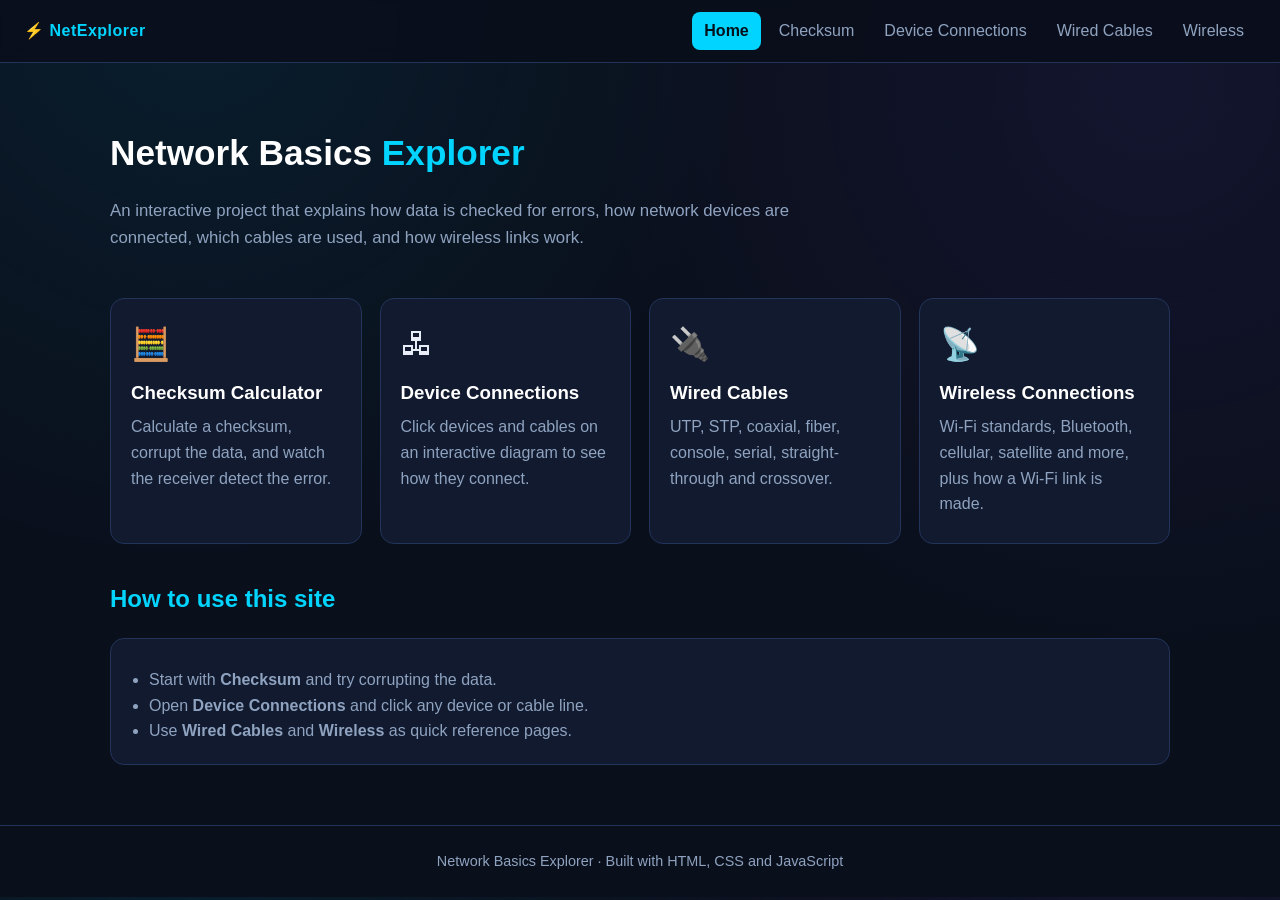
<file: index.html>
<!DOCTYPE html>
<html lang="en">
<head>
  <meta charset="UTF-8">
  <meta name="viewport" content="width=device-width, initial-scale=1">
  <title>Network Basics Explorer</title>
  <link rel="stylesheet" href="css/style.css">
</head>
<body>
  <nav>
    <span class="brand">⚡ NetExplorer</span>
    <a href="index.html" class="active">Home</a>
    <a href="checksum.html">Checksum</a>
    <a href="devices.html">Device Connections</a>
    <a href="cables.html">Wired Cables</a>
    <a href="wireless.html">Wireless</a>
  </nav>

  <main>
    <section class="hero">
      <h1>Network Basics <span>Explorer</span></h1>
      <p class="lead">
        An interactive project that explains how data is checked for errors, how network devices
        are connected, which cables are used, and how wireless links work.
      </p>
    </section>

    <div class="grid">
      <a class="card" href="checksum.html">
        <div class="icon">🧮</div>
        <h3>Checksum Calculator</h3>
        <p>Calculate a checksum, corrupt the data, and watch the receiver detect the error.</p>
      </a>
      <a class="card" href="devices.html">
        <div class="icon">🖧</div>
        <h3>Device Connections</h3>
        <p>Click devices and cables on an interactive diagram to see how they connect.</p>
      </a>
      <a class="card" href="cables.html">
        <div class="icon">🔌</div>
        <h3>Wired Cables</h3>
        <p>UTP, STP, coaxial, fiber, console, serial, straight-through and crossover.</p>
      </a>
      <a class="card" href="wireless.html">
        <div class="icon">📡</div>
        <h3>Wireless Connections</h3>
        <p>Wi-Fi standards, Bluetooth, cellular, satellite and more, plus how a Wi-Fi link is made.</p>
      </a>
    </div>

    <h2>How to use this site</h2>
    <div class="card static">
      <ul>
        <li>Start with <b>Checksum</b> and try corrupting the data.</li>
        <li>Open <b>Device Connections</b> and click any device or cable line.</li>
        <li>Use <b>Wired Cables</b> and <b>Wireless</b> as quick reference pages.</li>
      </ul>
    </div>
  </main>

  <footer>Network Basics Explorer · Built with HTML, CSS and JavaScript</footer>
</body>
</html>
</file>
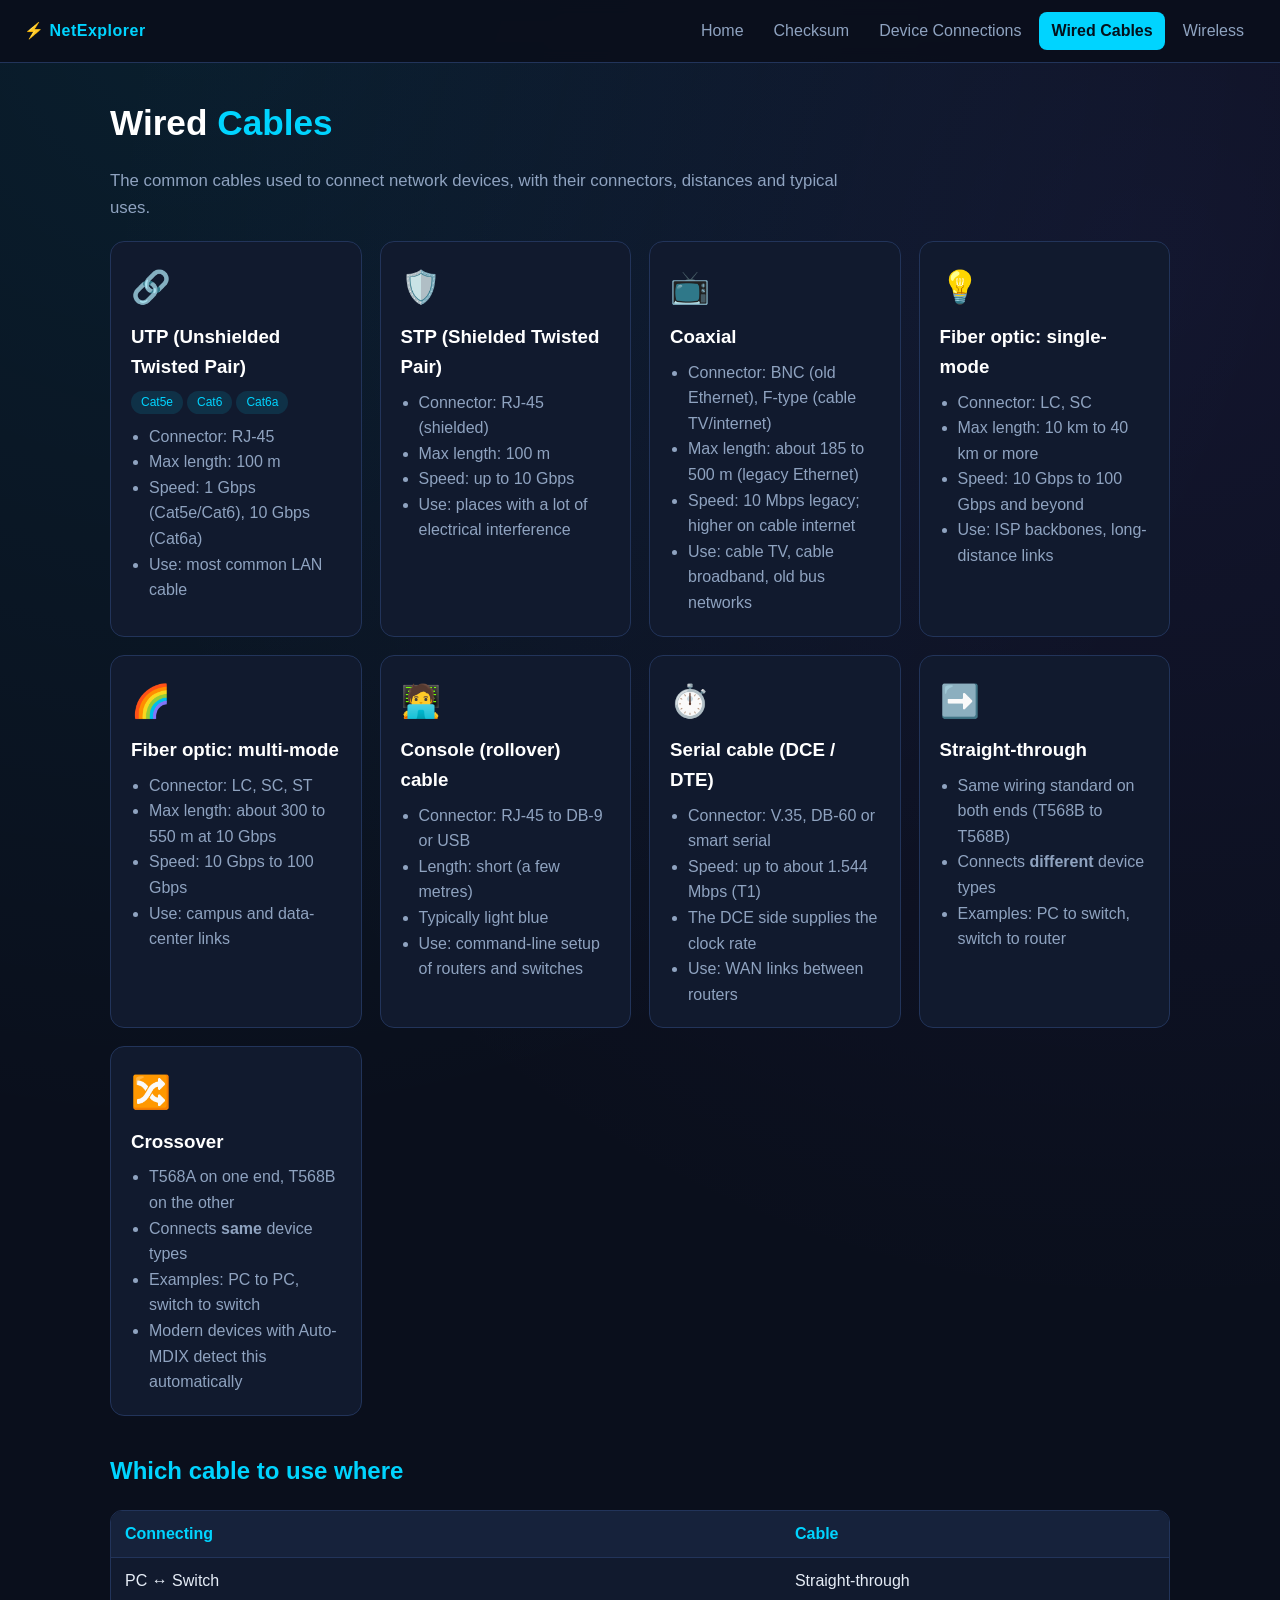
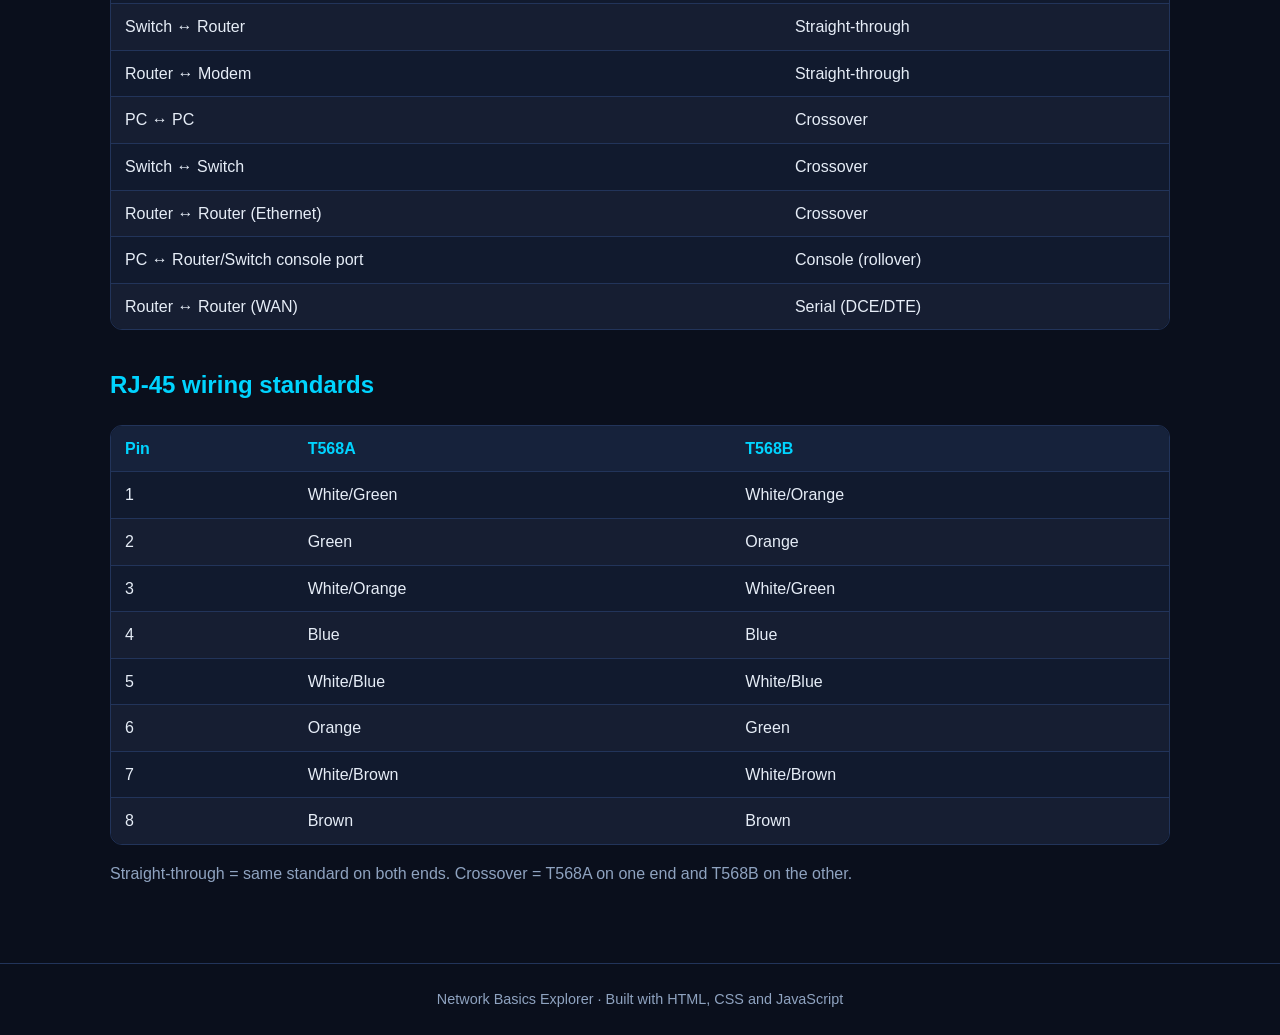
<file: cables.html>
<!DOCTYPE html>
<html lang="en">
<head>
  <meta charset="UTF-8">
  <meta name="viewport" content="width=device-width, initial-scale=1">
  <title>Wired Cables</title>
  <link rel="stylesheet" href="css/style.css">
</head>
<body>
  <nav>
    <span class="brand">⚡ NetExplorer</span>
    <a href="index.html">Home</a>
    <a href="checksum.html">Checksum</a>
    <a href="devices.html">Device Connections</a>
    <a href="cables.html" class="active">Wired Cables</a>
    <a href="wireless.html">Wireless</a>
  </nav>

  <main>
    <h1>Wired <span>Cables</span></h1>
    <p class="lead">The common cables used to connect network devices, with their connectors, distances and typical uses.</p>

    <div class="grid">
      <div class="card">
        <div class="icon">🔗</div>
        <h3>UTP (Unshielded Twisted Pair)</h3>
        <span class="badge">Cat5e</span><span class="badge">Cat6</span><span class="badge">Cat6a</span>
        <ul>
          <li>Connector: RJ-45</li>
          <li>Max length: 100 m</li>
          <li>Speed: 1 Gbps (Cat5e/Cat6), 10 Gbps (Cat6a)</li>
          <li>Use: most common LAN cable</li>
        </ul>
      </div>

      <div class="card">
        <div class="icon">🛡️</div>
        <h3>STP (Shielded Twisted Pair)</h3>
        <ul>
          <li>Connector: RJ-45 (shielded)</li>
          <li>Max length: 100 m</li>
          <li>Speed: up to 10 Gbps</li>
          <li>Use: places with a lot of electrical interference</li>
        </ul>
      </div>

      <div class="card">
        <div class="icon">📺</div>
        <h3>Coaxial</h3>
        <ul>
          <li>Connector: BNC (old Ethernet), F-type (cable TV/internet)</li>
          <li>Max length: about 185 to 500 m (legacy Ethernet)</li>
          <li>Speed: 10 Mbps legacy; higher on cable internet</li>
          <li>Use: cable TV, cable broadband, old bus networks</li>
        </ul>
      </div>

      <div class="card">
        <div class="icon">💡</div>
        <h3>Fiber optic: single-mode</h3>
        <ul>
          <li>Connector: LC, SC</li>
          <li>Max length: 10 km to 40 km or more</li>
          <li>Speed: 10 Gbps to 100 Gbps and beyond</li>
          <li>Use: ISP backbones, long-distance links</li>
        </ul>
      </div>

      <div class="card">
        <div class="icon">🌈</div>
        <h3>Fiber optic: multi-mode</h3>
        <ul>
          <li>Connector: LC, SC, ST</li>
          <li>Max length: about 300 to 550 m at 10 Gbps</li>
          <li>Speed: 10 Gbps to 100 Gbps</li>
          <li>Use: campus and data-center links</li>
        </ul>
      </div>

      <div class="card">
        <div class="icon">🧑‍💻</div>
        <h3>Console (rollover) cable</h3>
        <ul>
          <li>Connector: RJ-45 to DB-9 or USB</li>
          <li>Length: short (a few metres)</li>
          <li>Typically light blue</li>
          <li>Use: command-line setup of routers and switches</li>
        </ul>
      </div>

      <div class="card">
        <div class="icon">⏱️</div>
        <h3>Serial cable (DCE / DTE)</h3>
        <ul>
          <li>Connector: V.35, DB-60 or smart serial</li>
          <li>Speed: up to about 1.544 Mbps (T1)</li>
          <li>The DCE side supplies the clock rate</li>
          <li>Use: WAN links between routers</li>
        </ul>
      </div>

      <div class="card">
        <div class="icon">➡️</div>
        <h3>Straight-through</h3>
        <ul>
          <li>Same wiring standard on both ends (T568B to T568B)</li>
          <li>Connects <b>different</b> device types</li>
          <li>Examples: PC to switch, switch to router</li>
        </ul>
      </div>

      <div class="card">
        <div class="icon">🔀</div>
        <h3>Crossover</h3>
        <ul>
          <li>T568A on one end, T568B on the other</li>
          <li>Connects <b>same</b> device types</li>
          <li>Examples: PC to PC, switch to switch</li>
          <li>Modern devices with Auto-MDIX detect this automatically</li>
        </ul>
      </div>
    </div>

    <h2>Which cable to use where</h2>
    <div class="table-wrap">
      <table>
        <thead><tr><th>Connecting</th><th>Cable</th></tr></thead>
        <tbody>
          <tr><td>PC ↔ Switch</td><td>Straight-through</td></tr>
          <tr><td>Switch ↔ Router</td><td>Straight-through</td></tr>
          <tr><td>Router ↔ Modem</td><td>Straight-through</td></tr>
          <tr><td>PC ↔ PC</td><td>Crossover</td></tr>
          <tr><td>Switch ↔ Switch</td><td>Crossover</td></tr>
          <tr><td>Router ↔ Router (Ethernet)</td><td>Crossover</td></tr>
          <tr><td>PC ↔ Router/Switch console port</td><td>Console (rollover)</td></tr>
          <tr><td>Router ↔ Router (WAN)</td><td>Serial (DCE/DTE)</td></tr>
        </tbody>
      </table>
    </div>

    <h2>RJ-45 wiring standards</h2>
    <div class="table-wrap">
      <table>
        <thead><tr><th>Pin</th><th>T568A</th><th>T568B</th></tr></thead>
        <tbody>
          <tr><td>1</td><td>White/Green</td><td>White/Orange</td></tr>
          <tr><td>2</td><td>Green</td><td>Orange</td></tr>
          <tr><td>3</td><td>White/Orange</td><td>White/Green</td></tr>
          <tr><td>4</td><td>Blue</td><td>Blue</td></tr>
          <tr><td>5</td><td>White/Blue</td><td>White/Blue</td></tr>
          <tr><td>6</td><td>Orange</td><td>Green</td></tr>
          <tr><td>7</td><td>White/Brown</td><td>White/Brown</td></tr>
          <tr><td>8</td><td>Brown</td><td>Brown</td></tr>
        </tbody>
      </table>
    </div>
    <p class="muted">Straight-through = same standard on both ends. Crossover = T568A on one end and T568B on the other.</p>
  </main>

  <footer>Network Basics Explorer · Built with HTML, CSS and JavaScript</footer>
</body>
</html>
</file>
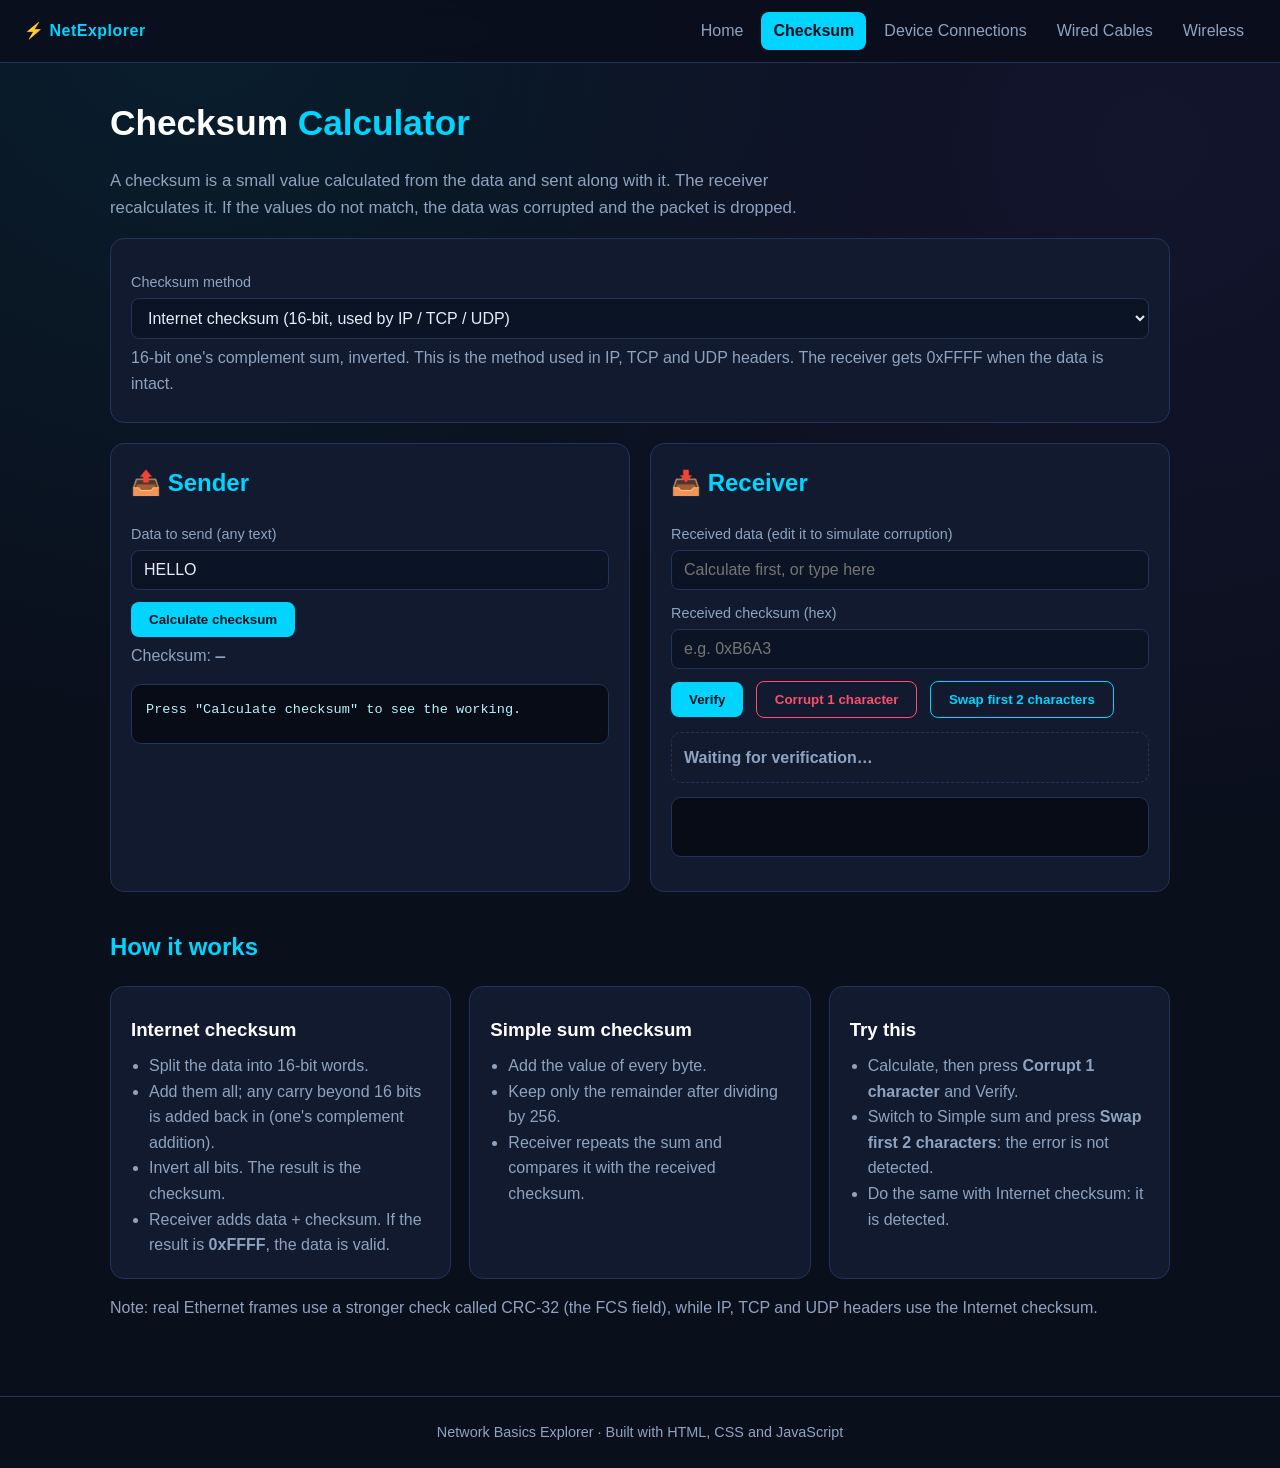
<file: checksum.html>
<!DOCTYPE html>
<html lang="en">
<head>
  <meta charset="UTF-8">
  <meta name="viewport" content="width=device-width, initial-scale=1">
  <title>Checksum Calculator</title>
  <link rel="stylesheet" href="css/style.css">
</head>
<body>
  <nav>
    <span class="brand">⚡ NetExplorer</span>
    <a href="index.html">Home</a>
    <a href="checksum.html" class="active">Checksum</a>
    <a href="devices.html">Device Connections</a>
    <a href="cables.html">Wired Cables</a>
    <a href="wireless.html">Wireless</a>
  </nav>

  <main>
    <h1>Checksum <span>Calculator</span></h1>
    <p class="lead">
      A checksum is a small value calculated from the data and sent along with it.
      The receiver recalculates it. If the values do not match, the data was corrupted and the packet is dropped.
    </p>

    <div class="card static">
      <label for="method">Checksum method</label>
      <select id="method" onchange="methodChanged()">
        <option value="internet">Internet checksum (16-bit, used by IP / TCP / UDP)</option>
        <option value="simple">Simple sum checksum (8-bit, easy to explain)</option>
      </select>
      <p id="methodDesc"></p>
    </div>

    <div class="two-col">
      <!-- SENDER -->
      <section class="card static">
        <h2>📤 Sender</h2>
        <label for="dataInput">Data to send (any text)</label>
        <input id="dataInput" type="text" value="HELLO" placeholder="Type some text">
        <button onclick="calculate()">Calculate checksum</button>
        <p>Checksum: <strong id="senderChecksum" class="mono">—</strong></p>
        <pre id="senderSteps" class="steps">Press "Calculate checksum" to see the working.</pre>
      </section>

      <!-- RECEIVER -->
      <section class="card static">
        <h2>📥 Receiver</h2>
        <label for="recvData">Received data (edit it to simulate corruption)</label>
        <input id="recvData" type="text" placeholder="Calculate first, or type here">
        <label for="recvChecksum">Received checksum (hex)</label>
        <input id="recvChecksum" type="text" placeholder="e.g. 0xB6A3">
        <button onclick="verify()">Verify</button>
        <button class="warn" onclick="corrupt()">Corrupt 1 character</button>
        <button class="secondary" onclick="swapChars()">Swap first 2 characters</button>
        <div id="verdict" class="verdict">Waiting for verification…</div>
        <pre id="receiverSteps" class="steps"></pre>
      </section>
    </div>

    <h2>How it works</h2>
    <div class="grid">
      <div class="card static">
        <h3>Internet checksum</h3>
        <ul>
          <li>Split the data into 16-bit words.</li>
          <li>Add them all; any carry beyond 16 bits is added back in (one's complement addition).</li>
          <li>Invert all bits. The result is the checksum.</li>
          <li>Receiver adds data + checksum. If the result is <b>0xFFFF</b>, the data is valid.</li>
        </ul>
      </div>
      <div class="card static">
        <h3>Simple sum checksum</h3>
        <ul>
          <li>Add the value of every byte.</li>
          <li>Keep only the remainder after dividing by 256.</li>
          <li>Receiver repeats the sum and compares it with the received checksum.</li>
        </ul>
      </div>
      <div class="card static">
        <h3>Try this</h3>
        <ul>
          <li>Calculate, then press <b>Corrupt 1 character</b> and Verify.</li>
          <li>Switch to Simple sum and press <b>Swap first 2 characters</b>: the error is not detected.</li>
          <li>Do the same with Internet checksum: it is detected.</li>
        </ul>
      </div>
    </div>

    <p class="muted">
      Note: real Ethernet frames use a stronger check called CRC-32 (the FCS field),
      while IP, TCP and UDP headers use the Internet checksum.
    </p>
  </main>

  <footer>Network Basics Explorer · Built with HTML, CSS and JavaScript</footer>

  <script src="js/checksum.js"></script>
</body>
</html>
</file>
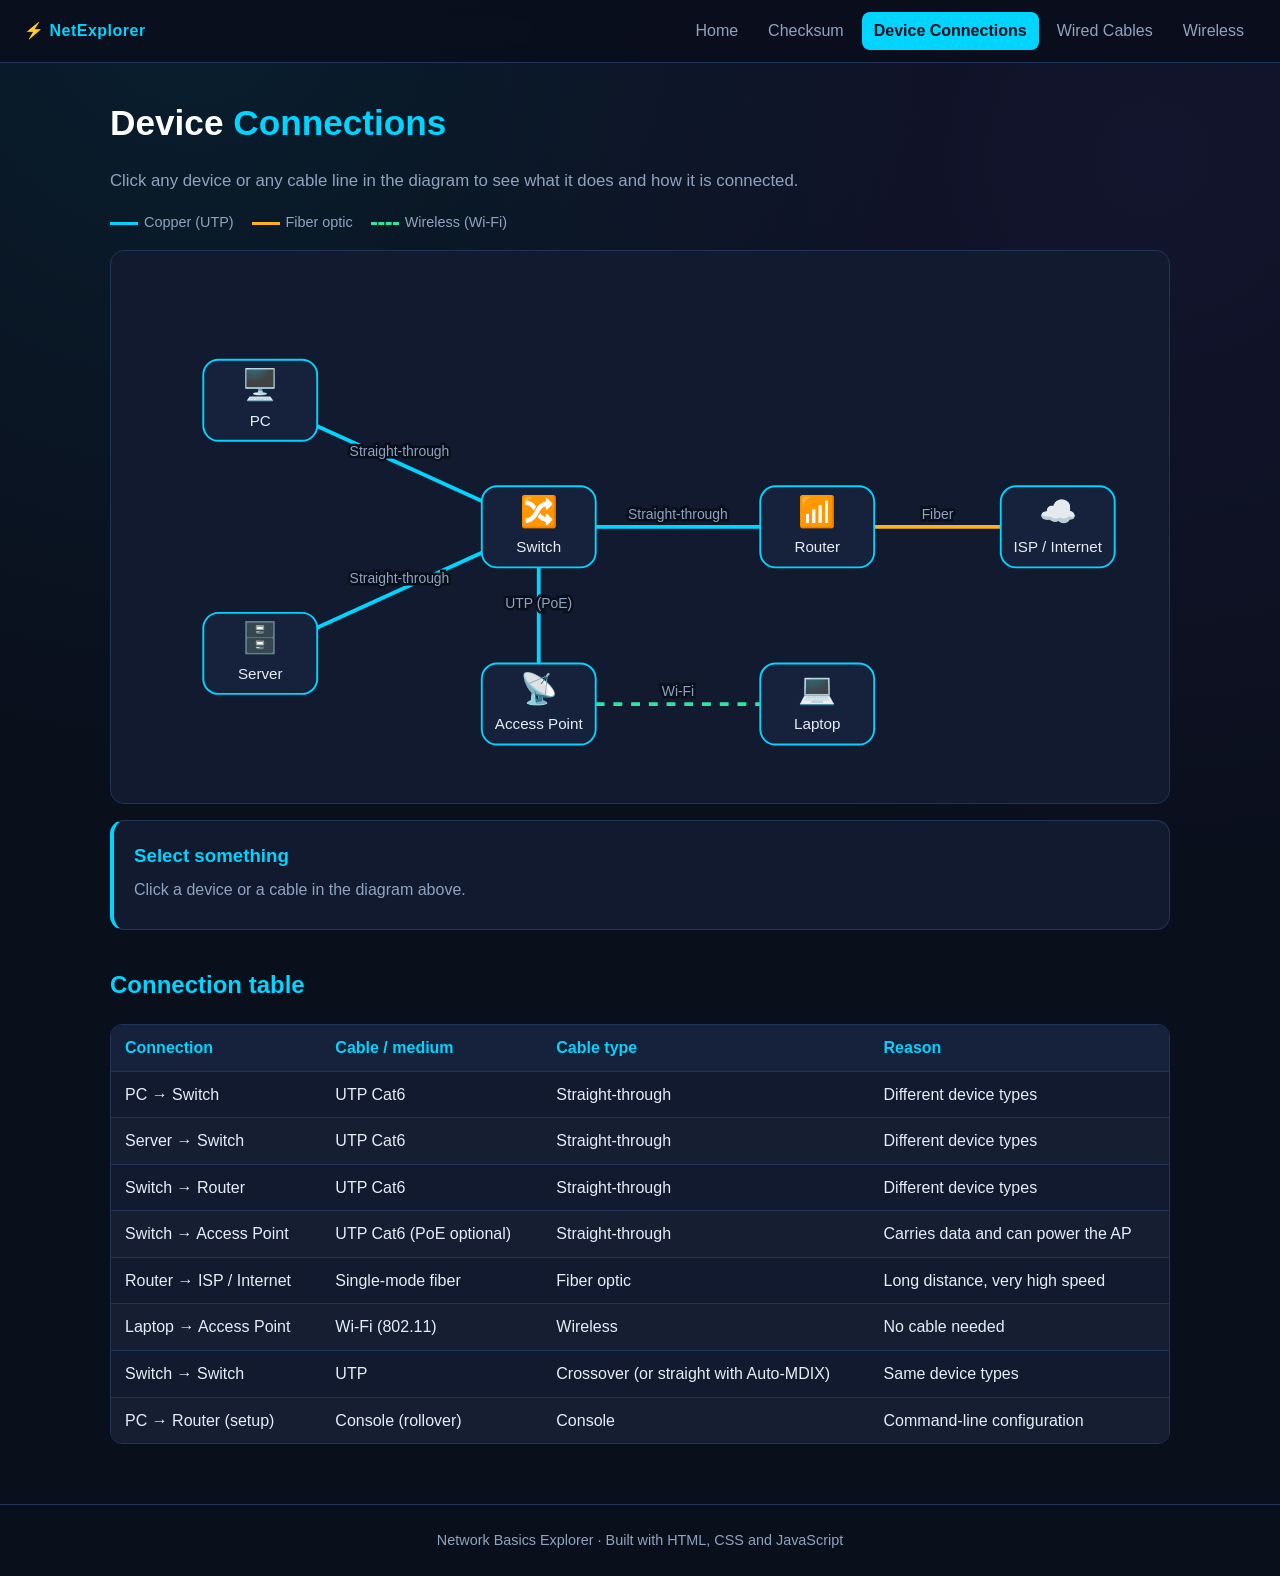
<file: devices.html>
<!DOCTYPE html>
<html lang="en">
<head>
  <meta charset="UTF-8">
  <meta name="viewport" content="width=device-width, initial-scale=1">
  <title>Device Connections</title>
  <link rel="stylesheet" href="css/style.css">
</head>
<body>
  <nav>
    <span class="brand">⚡ NetExplorer</span>
    <a href="index.html">Home</a>
    <a href="checksum.html">Checksum</a>
    <a href="devices.html" class="active">Device Connections</a>
    <a href="cables.html">Wired Cables</a>
    <a href="wireless.html">Wireless</a>
  </nav>

  <main>
    <h1>Device <span>Connections</span></h1>
    <p class="lead">Click any device or any cable line in the diagram to see what it does and how it is connected.</p>

    <div class="legend">
      <span><i></i>Copper (UTP)</span>
      <span><i class="fiber"></i>Fiber optic</span>
      <span><i class="wireless"></i>Wireless (Wi-Fi)</span>
    </div>

    <div class="diagram">
      <svg id="netSvg" viewBox="0 0 820 420" role="img" aria-label="Network topology diagram"></svg>
    </div>

    <div id="infoPanel" class="card static info">
      <h3>Select something</h3>
      <p>Click a device or a cable in the diagram above.</p>
    </div>

    <h2>Connection table</h2>
    <div class="table-wrap">
      <table>
        <thead>
          <tr><th>Connection</th><th>Cable / medium</th><th>Cable type</th><th>Reason</th></tr>
        </thead>
        <tbody>
          <tr><td>PC → Switch</td><td>UTP Cat6</td><td>Straight-through</td><td>Different device types</td></tr>
          <tr><td>Server → Switch</td><td>UTP Cat6</td><td>Straight-through</td><td>Different device types</td></tr>
          <tr><td>Switch → Router</td><td>UTP Cat6</td><td>Straight-through</td><td>Different device types</td></tr>
          <tr><td>Switch → Access Point</td><td>UTP Cat6 (PoE optional)</td><td>Straight-through</td><td>Carries data and can power the AP</td></tr>
          <tr><td>Router → ISP / Internet</td><td>Single-mode fiber</td><td>Fiber optic</td><td>Long distance, very high speed</td></tr>
          <tr><td>Laptop → Access Point</td><td>Wi-Fi (802.11)</td><td>Wireless</td><td>No cable needed</td></tr>
          <tr><td>Switch → Switch</td><td>UTP</td><td>Crossover (or straight with Auto-MDIX)</td><td>Same device types</td></tr>
          <tr><td>PC → Router (setup)</td><td>Console (rollover)</td><td>Console</td><td>Command-line configuration</td></tr>
        </tbody>
      </table>
    </div>
  </main>

  <footer>Network Basics Explorer · Built with HTML, CSS and JavaScript</footer>

  <script src="js/devices.js"></script>
</body>
</html>
</file>
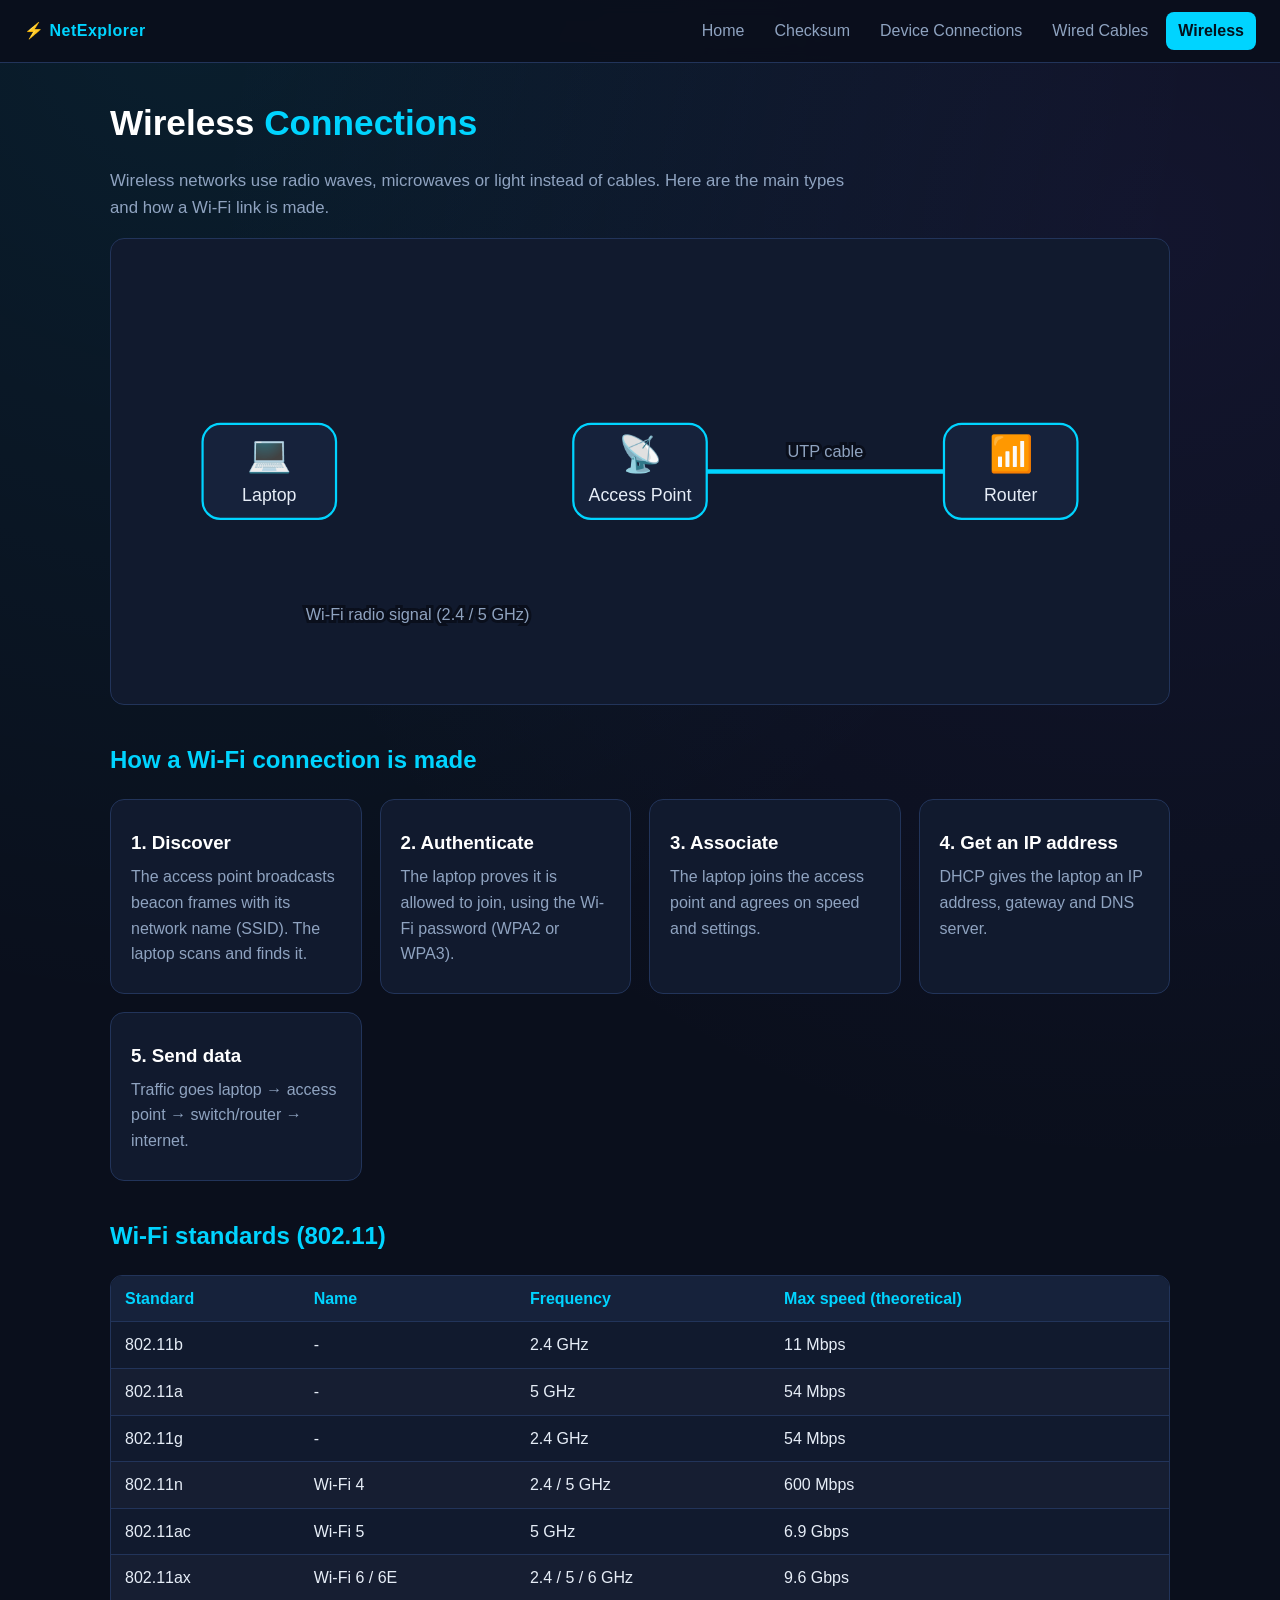
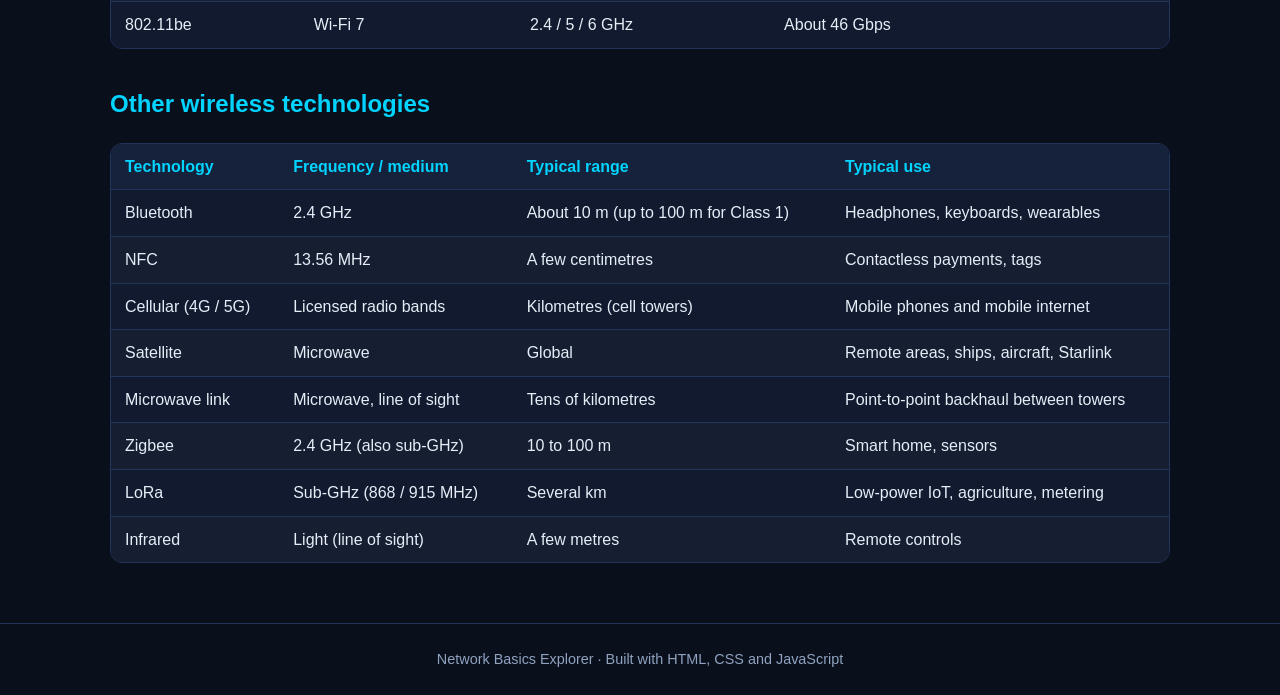
<file: wireless.html>
<!DOCTYPE html>
<html lang="en">
<head>
  <meta charset="UTF-8">
  <meta name="viewport" content="width=device-width, initial-scale=1">
  <title>Wireless Connections</title>
  <link rel="stylesheet" href="css/style.css">
</head>
<body>
  <nav>
    <span class="brand">⚡ NetExplorer</span>
    <a href="index.html">Home</a>
    <a href="checksum.html">Checksum</a>
    <a href="devices.html">Device Connections</a>
    <a href="cables.html">Wired Cables</a>
    <a href="wireless.html" class="active">Wireless</a>
  </nav>

  <main>
    <h1>Wireless <span>Connections</span></h1>
    <p class="lead">Wireless networks use radio waves, microwaves or light instead of cables. Here are the main types and how a Wi-Fi link is made.</p>

    <div class="diagram">
      <svg viewBox="0 0 700 300" role="img" aria-label="Wi-Fi laptop, access point and router">
        <!-- wired link AP to router -->
        <line x1="395" y1="150" x2="555" y2="150" class="link" />
        <text x="475" y="140" class="link-label">UTP cable</text>

        <!-- Wi-Fi waves (left of AP) -->
        <path class="wave w1" d="M298 120 A60 60 0 0 0 298 180" />
        <path class="wave w2" d="M276 107 A85 85 0 0 0 276 193" />
        <path class="wave w3" d="M255 95 A110 110 0 0 0 255 205" />

        <!-- Laptop -->
        <g class="node" transform="translate(100,150)">
          <rect x="-45" y="-32" width="90" height="64" rx="12" />
          <text class="icon" y="-4">💻</text>
          <text class="lbl" y="20">Laptop</text>
        </g>
        <!-- Access point -->
        <g class="node" transform="translate(350,150)">
          <rect x="-45" y="-32" width="90" height="64" rx="12" />
          <text class="icon" y="-4">📡</text>
          <text class="lbl" y="20">Access Point</text>
        </g>
        <!-- Router -->
        <g class="node" transform="translate(600,150)">
          <rect x="-45" y="-32" width="90" height="64" rx="12" />
          <text class="icon" y="-4">📶</text>
          <text class="lbl" y="20">Router</text>
        </g>
        <text x="200" y="250" class="link-label">Wi-Fi radio signal (2.4 / 5 GHz)</text>
      </svg>
    </div>

    <h2>How a Wi-Fi connection is made</h2>
    <div class="grid">
      <div class="card static"><h3>1. Discover</h3><p>The access point broadcasts beacon frames with its network name (SSID). The laptop scans and finds it.</p></div>
      <div class="card static"><h3>2. Authenticate</h3><p>The laptop proves it is allowed to join, using the Wi-Fi password (WPA2 or WPA3).</p></div>
      <div class="card static"><h3>3. Associate</h3><p>The laptop joins the access point and agrees on speed and settings.</p></div>
      <div class="card static"><h3>4. Get an IP address</h3><p>DHCP gives the laptop an IP address, gateway and DNS server.</p></div>
      <div class="card static"><h3>5. Send data</h3><p>Traffic goes laptop → access point → switch/router → internet.</p></div>
    </div>

    <h2>Wi-Fi standards (802.11)</h2>
    <div class="table-wrap">
      <table>
        <thead><tr><th>Standard</th><th>Name</th><th>Frequency</th><th>Max speed (theoretical)</th></tr></thead>
        <tbody>
          <tr><td>802.11b</td><td>-</td><td>2.4 GHz</td><td>11 Mbps</td></tr>
          <tr><td>802.11a</td><td>-</td><td>5 GHz</td><td>54 Mbps</td></tr>
          <tr><td>802.11g</td><td>-</td><td>2.4 GHz</td><td>54 Mbps</td></tr>
          <tr><td>802.11n</td><td>Wi-Fi 4</td><td>2.4 / 5 GHz</td><td>600 Mbps</td></tr>
          <tr><td>802.11ac</td><td>Wi-Fi 5</td><td>5 GHz</td><td>6.9 Gbps</td></tr>
          <tr><td>802.11ax</td><td>Wi-Fi 6 / 6E</td><td>2.4 / 5 / 6 GHz</td><td>9.6 Gbps</td></tr>
          <tr><td>802.11be</td><td>Wi-Fi 7</td><td>2.4 / 5 / 6 GHz</td><td>About 46 Gbps</td></tr>
        </tbody>
      </table>
    </div>

    <h2>Other wireless technologies</h2>
    <div class="table-wrap">
      <table>
        <thead><tr><th>Technology</th><th>Frequency / medium</th><th>Typical range</th><th>Typical use</th></tr></thead>
        <tbody>
          <tr><td>Bluetooth</td><td>2.4 GHz</td><td>About 10 m (up to 100 m for Class 1)</td><td>Headphones, keyboards, wearables</td></tr>
          <tr><td>NFC</td><td>13.56 MHz</td><td>A few centimetres</td><td>Contactless payments, tags</td></tr>
          <tr><td>Cellular (4G / 5G)</td><td>Licensed radio bands</td><td>Kilometres (cell towers)</td><td>Mobile phones and mobile internet</td></tr>
          <tr><td>Satellite</td><td>Microwave</td><td>Global</td><td>Remote areas, ships, aircraft, Starlink</td></tr>
          <tr><td>Microwave link</td><td>Microwave, line of sight</td><td>Tens of kilometres</td><td>Point-to-point backhaul between towers</td></tr>
          <tr><td>Zigbee</td><td>2.4 GHz (also sub-GHz)</td><td>10 to 100 m</td><td>Smart home, sensors</td></tr>
          <tr><td>LoRa</td><td>Sub-GHz (868 / 915 MHz)</td><td>Several km</td><td>Low-power IoT, agriculture, metering</td></tr>
          <tr><td>Infrared</td><td>Light (line of sight)</td><td>A few metres</td><td>Remote controls</td></tr>
        </tbody>
      </table>
    </div>
  </main>

  <footer>Network Basics Explorer · Built with HTML, CSS and JavaScript</footer>
</body>
</html>
</file>
<file: css/style.css>
:root {
  --bg: #0a0f1c;
  --panel: #111a2e;
  --panel2: #16223b;
  --text: #e6edf7;
  --muted: #8fa3c0;
  --accent: #00d4ff;
  --accent2: #7c5cff;
  --ok: #2ee59d;
  --bad: #ff4d6d;
  --border: #22345a;
}

* { box-sizing: border-box; }

body {
  margin: 0;
  font-family: "Segoe UI", Roboto, Arial, sans-serif;
  background: var(--bg);
  background-image:
    radial-gradient(circle at 15% 0%, rgba(0, 212, 255, .08), transparent 40%),
    radial-gradient(circle at 90% 10%, rgba(124, 92, 255, .08), transparent 40%);
  color: var(--text);
  line-height: 1.6;
}

/* ---------- Navigation ---------- */
nav {
  position: sticky; top: 0; z-index: 10;
  display: flex; flex-wrap: wrap; gap: 6px; align-items: center;
  padding: 12px 24px;
  background: rgba(10, 15, 28, .92);
  backdrop-filter: blur(8px);
  border-bottom: 1px solid var(--border);
}
nav .brand { font-weight: 700; color: var(--accent); margin-right: auto; letter-spacing: .5px; }
nav a { color: var(--muted); text-decoration: none; padding: 6px 12px; border-radius: 8px; transition: .2s; }
nav a:hover { color: var(--text); background: var(--panel2); }
nav a.active { color: #03111c; background: var(--accent); font-weight: 600; }

/* ---------- Layout ---------- */
main { max-width: 1100px; margin: 0 auto; padding: 32px 20px 60px; }
h1 { font-size: 2.2rem; margin: 0 0 8px; color: #fff; }
h1 span { color: var(--accent); }
h2 { color: var(--accent); margin-top: 36px; }
.card h2 { margin-top: 0; }
.lead { color: var(--muted); max-width: 740px; font-size: 1.05rem; }
.muted { color: var(--muted); }
.mono { font-family: Consolas, "Courier New", monospace; }
.hero { padding: 30px 0 10px; }

.grid { display: grid; grid-template-columns: repeat(auto-fit, minmax(250px, 1fr)); gap: 18px; margin-top: 20px; }
.two-col { display: grid; grid-template-columns: 1fr 1fr; gap: 20px; margin-top: 20px; }
@media (max-width: 800px) { .two-col { grid-template-columns: 1fr; } h1 { font-size: 1.7rem; } }

/* ---------- Cards ---------- */
.card {
  background: var(--panel);
  border: 1px solid var(--border);
  border-radius: 14px;
  padding: 20px;
  transition: .25s;
}
a.card { display: block; color: inherit; text-decoration: none; }
.card:hover { border-color: var(--accent); transform: translateY(-3px); box-shadow: 0 0 20px rgba(0, 212, 255, .15); }
.card .icon { font-size: 2rem; }
.card h3 { margin: 8px 0 6px; color: #fff; }
.card ul { padding-left: 18px; color: var(--muted); margin: 8px 0 0; }
.card p { margin: 6px 0; color: var(--muted); }
.card.static:hover { transform: none; box-shadow: none; border-color: var(--border); }

.badge {
  display: inline-block; padding: 2px 10px; border-radius: 99px; font-size: .75rem;
  background: rgba(0, 212, 255, .12); color: var(--accent); margin: 2px 4px 2px 0;
}

/* ---------- Tables ---------- */
.table-wrap { overflow-x: auto; margin-top: 16px; border: 1px solid var(--border); border-radius: 12px; }
table { width: 100%; border-collapse: collapse; background: var(--panel); }
th { background: var(--panel2); color: var(--accent); text-align: left; white-space: nowrap; }
th, td { padding: 10px 14px; border-bottom: 1px solid var(--border); }
tr:nth-child(even) td { background: rgba(255, 255, 255, .02); }
tr:last-child td { border-bottom: none; }

/* ---------- Forms ---------- */
label { display: block; margin: 12px 0 4px; color: var(--muted); font-size: .9rem; }
input, select {
  width: 100%; padding: 10px 12px; background: #0b1424; color: var(--text);
  border: 1px solid var(--border); border-radius: 8px; font-size: 1rem;
}
input:focus, select:focus { outline: none; border-color: var(--accent); box-shadow: 0 0 0 3px rgba(0, 212, 255, .15); }
button {
  margin: 12px 8px 0 0; padding: 10px 18px; border: none; border-radius: 8px;
  background: var(--accent); color: #03111c; font-weight: 700; cursor: pointer; transition: .2s;
}
button:hover { filter: brightness(1.15); transform: translateY(-1px); }
button.secondary { background: transparent; color: var(--accent); border: 1px solid var(--accent); }
button.warn { background: transparent; color: var(--bad); border: 1px solid var(--bad); }

pre.steps {
  background: #070c17; border: 1px solid var(--border); border-radius: 10px;
  padding: 14px; overflow-x: auto; white-space: pre-wrap;
  font-family: Consolas, "Courier New", monospace; font-size: .85rem; color: #b8f1ff; min-height: 60px;
}
.verdict {
  margin-top: 14px; padding: 12px; border-radius: 10px;
  border: 1px dashed var(--border); color: var(--muted); font-weight: 600;
}
.verdict.ok { border: 1px solid var(--ok); color: var(--ok); background: rgba(46, 229, 157, .08); }
.verdict.bad { border: 1px solid var(--bad); color: var(--bad); background: rgba(255, 77, 109, .08); }

/* ---------- Diagrams ---------- */
.diagram { background: var(--panel); border: 1px solid var(--border); border-radius: 14px; padding: 10px; margin-top: 16px; }
.diagram svg { width: 100%; height: auto; display: block; }

.node { cursor: pointer; }
.node rect { fill: var(--panel2); stroke: var(--accent); stroke-width: 1.5; transition: .2s; }
.node:hover rect, .node.selected rect { fill: #1d3358; stroke-width: 3; filter: drop-shadow(0 0 8px var(--accent)); }
.node text { fill: var(--text); text-anchor: middle; pointer-events: none; }
.node .icon { font-size: 24px; }
.node .lbl { font-size: 12px; }

.link { stroke: var(--accent); stroke-width: 3; fill: none; }
.link.fiber { stroke: #ffb020; }
.link.wireless { stroke: var(--ok); stroke-dasharray: 7 7; animation: flow 1s linear infinite; }
.link.selected { stroke-width: 6; }
.link-hit { stroke: transparent; stroke-width: 18; cursor: pointer; }
.link-label {
  font-size: 11px; fill: var(--muted); text-anchor: middle;
  paint-order: stroke; stroke: var(--bg); stroke-width: 4px; pointer-events: none;
}
@keyframes flow { to { stroke-dashoffset: -14; } }

.legend { display: flex; gap: 18px; flex-wrap: wrap; margin: 12px 0; color: var(--muted); font-size: .9rem; }
.legend i { display: inline-block; width: 28px; border-top: 3px solid var(--accent); vertical-align: middle; margin-right: 6px; }
.legend i.fiber { border-color: #ffb020; }
.legend i.wireless { border-top-style: dashed; border-color: var(--ok); }

.info { margin-top: 16px; border-left: 4px solid var(--accent); }
.info h3 { margin-top: 0; color: var(--accent); }

/* Wi-Fi waves */
.wave { fill: none; stroke: var(--ok); stroke-width: 3; stroke-linecap: round; opacity: 0; animation: pulse 2s infinite; }
.w2 { animation-delay: .35s; }
.w3 { animation-delay: .7s; }
@keyframes pulse { 0% { opacity: 0; } 30% { opacity: 1; } 100% { opacity: 0; } }

footer {
  text-align: center; color: var(--muted); padding: 24px;
  border-top: 1px solid var(--border); font-size: .9rem;
}
</file>
